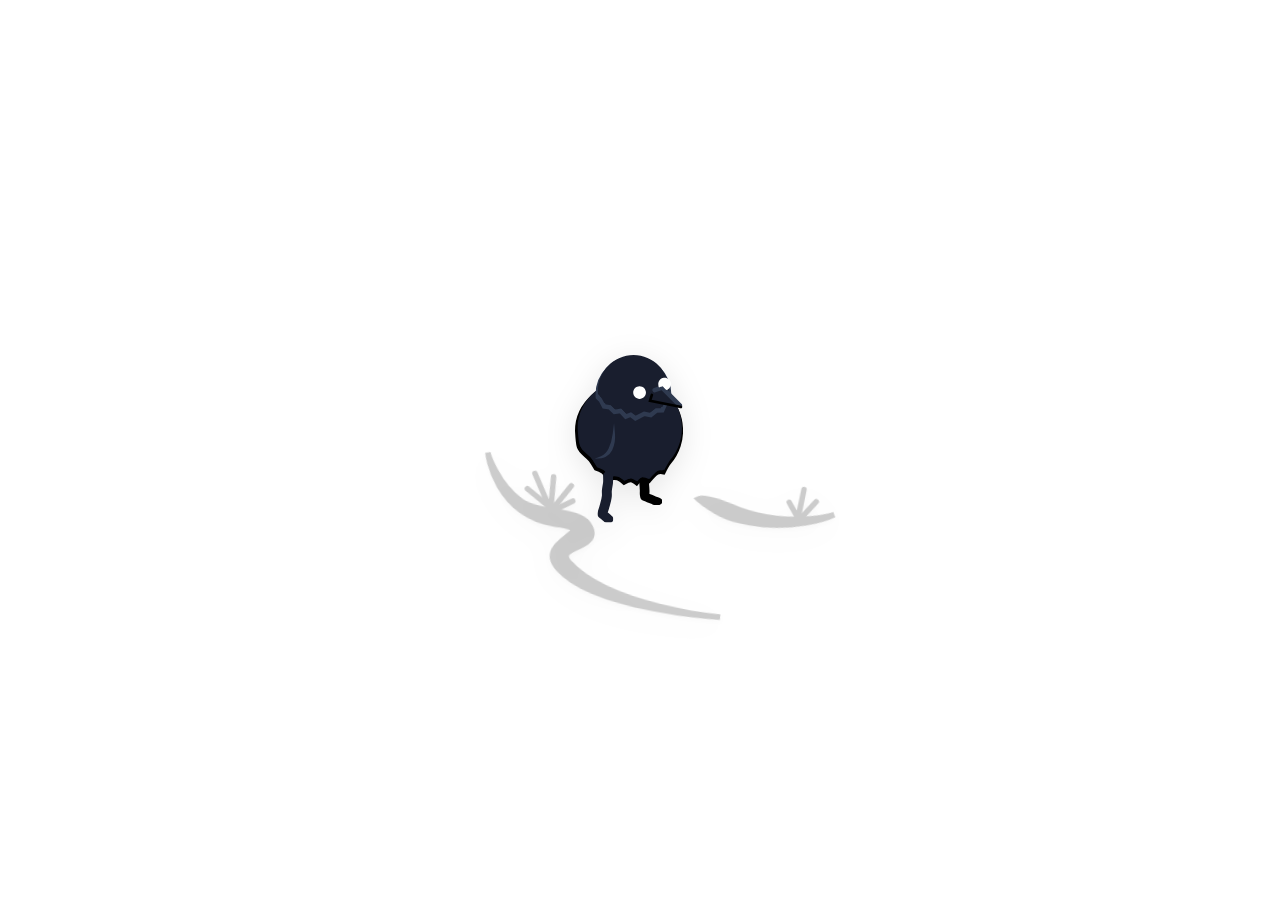
<file: index.html>
<!DOCTYPE html>
<html lang="en">

<head>
    <meta charset="UTF-8">
    <meta name="viewport" content="width=device-width, initial-scale=1.0, user-scalable=no">
    <link rel="shorcut icon" type="x-icon" href="./images/normal.jfif">
    <title>Loading</title>
    <style>
        * {
            margin: 0;
            padding: 0;
            box-sizing: border-box;
            user-select: none;
        }

        /* PURE WHITE BACKGROUND */
        body {
            min-height: 100vh;
            background: #ffffff;
            display: flex;
            justify-content: center;
            align-items: center;
            font-family: 'Segoe UI', 'Poppins', system-ui, -apple-system, 'Inter', sans-serif;
            overflow-x: hidden;
            position: relative;
        }

        /* loader container - centered */
        .loader-wrapper {
            display: flex;
            justify-content: center;
            align-items: center;
            width: 100%;
            height: 100vh;
        }

        /* From Uiverse.io by AatreyuShau – loader styles preserved */
        .loader {
            scale: 0.75;
            position: relative;
            width: 200px;
            height: 200px;
            translate: 10px -20px;
            cursor: default;
            filter: drop-shadow(0 8px 20px rgba(0, 0, 0, 0.1));
        }

        .loader svg {
            position: absolute;
            top: 0;
            left: 0;
        }

        .head {
            translate: 27px -30px;
            z-index: 3;
            animation: bob 1s infinite ease-in;
        }

        .bod {
            translate: 0px 30px;
            z-index: 3;
            animation: bob 1s infinite ease-in-out;
        }

        .legr {
            translate: 75px 135px;
            z-index: 0;
            animation: rstep 1s infinite ease-in;
            animation-delay: 0.45s;
        }

        .legl {
            translate: 30px 155px;
            z-index: 3;
            animation: lstep 1s infinite ease-in;
        }

        @keyframes bob {
            0% {
                transform: translateY(0) rotate(3deg);
            }

            5% {
                transform: translateY(0) rotate(3deg);
            }

            25% {
                transform: translateY(5px) rotate(0deg);
            }

            50% {
                transform: translateY(0px) rotate(-3deg);
            }

            70% {
                transform: translateY(5px) rotate(0deg);
            }

            100% {
                transform: translateY(0) rotate(3deg);
            }
        }

        @keyframes lstep {
            0% {
                transform: translateY(0) rotate(-5deg);
            }

            33% {
                transform: translateY(-15px) translate(32px) rotate(35deg);
            }

            66% {
                transform: translateY(0) translate(25px) rotate(-25deg);
            }

            100% {
                transform: translateY(0) rotate(-5deg);
            }
        }

        @keyframes rstep {
            0% {
                transform: translateY(0) translate(0px) rotate(-5deg);
            }

            33% {
                transform: translateY(-10px) translate(30px) rotate(35deg);
            }

            66% {
                transform: translateY(0) translate(20px) rotate(-25deg);
            }

            100% {
                transform: translateY(0) translate(0px) rotate(-5deg);
            }
        }

        #gnd {
            translate: -140px 0;
            rotate: 10deg;
            z-index: -1;
            filter: blur(0.5px) drop-shadow(1px 3px 5px rgba(0, 0, 0, 0.15));
            opacity: 0.2;
            animation: scroll 5s infinite linear;
            pointer-events: none;
        }

        @keyframes scroll {
            0% {
                transform: translateY(25px) translate(50px);
                opacity: 0;
            }

            33% {
                opacity: 0.2;
            }

            66% {
                opacity: 0.2;
            }

            to {
                transform: translateY(-50px) translate(-100px);
                opacity: 0;
            }
        }

        /* jump flash effect */
        .jump-flash {
            position: fixed;
            top: 0;
            left: 0;
            width: 100%;
            height: 100%;
            background: radial-gradient(circle, rgba(100, 150, 255, 0.4) 0%, rgba(255, 255, 255, 0.95) 100%);
            pointer-events: none;
            z-index: 9999;
            opacity: 0;
            transition: opacity 0.2s ease;
        }

        body.jump-effect .jump-flash {
            opacity: 1;
        }

        /* final buzz animation for jumping */
        @keyframes finalBuzz {
            0% {
                transform: translateX(0px) translateY(0px) rotate(0deg);
            }

            15% {
                transform: translateX(-5px) translateY(-4px) rotate(-2deg);
            }

            30% {
                transform: translateX(5px) translateY(3px) rotate(2deg);
            }

            50% {
                transform: translateX(-4px) translateY(-5px) rotate(-2deg);
            }

            70% {
                transform: translateX(4px) translateY(4px) rotate(2deg);
            }

            100% {
                transform: translateX(0px) translateY(0px) rotate(0deg);
            }
        }

        .loader.buzz-animation {
            animation: finalBuzz 0.4s cubic-bezier(0.2, 1.2, 0.8, 1) 2;
        }

        /* subtle pulse before jump */
        @keyframes preJumpPulse {
            0% {
                filter: drop-shadow(0 0 0px rgba(255, 100, 50, 0));
                transform: scale(1);
            }

            50% {
                filter: drop-shadow(0 0 15px rgba(255, 120, 0, 0.5));
                transform: scale(1.02);
            }

            100% {
                filter: drop-shadow(0 0 0px rgba(255, 100, 50, 0));
                transform: scale(1);
            }
        }

        .loader.pre-jump {
            animation: preJumpPulse 0.8s ease-in-out infinite;
        }

        /* small message - optional but clean */
        .info-message {
            position: fixed;
            bottom: 25px;
            left: 0;
            right: 0;
            text-align: center;
            font-size: 0.7rem;
            color: #aaa;
            font-family: monospace;
            pointer-events: none;
            z-index: 1;
        }

        /* responsive */
        @media (max-width: 550px) {
            .loader {
                scale: 0.6;
            }
        }
    </style>
</head>

<body>

    <div class="loader-wrapper">
        <div class="loader" id="autoLoader">
            <!-- LEFT LEG (legl) -->
            <svg class="legl" version="1.1" xmlns="http://www.w3.org/2000/svg" width="20.69332" height="68.19944"
                viewBox="0,0,20.69332,68.19944">
                <g transform="translate(-201.44063,-235.75466)">
                    <g stroke-miterlimit="10">
                        <path d="" fill="#ffffff" stroke="none" stroke-width="0.5"></path>
                        <path d="" fill-opacity="0.26667" fill="#97affd" stroke-opacity="0.48627" stroke="#ffffff"
                            stroke-width="0"></path>
                        <path
                            d="M218.11971,301.20087c-2.20708,1.73229 -4.41416,0 -4.41416,0l-1.43017,-1.1437c-1.42954,-1.40829 -3.04351,-2.54728 -4.56954,-3.87927c-0.95183,-0.8308 -2.29837,-1.49883 -2.7652,-2.55433c-0.42378,-0.95815 0.14432,-2.02654 0.29355,-3.03399c0.41251,-2.78499 1.82164,-5.43386 2.41472,-8.22683c1.25895,-4.44509 2.73863,-8.98683 3.15318,-13.54796c0.22615,-2.4883 -0.21672,-5.0155 -0.00278,-7.50605c0.30636,-3.56649 1.24602,-7.10406 1.59992,-10.6738c0.29105,-2.93579 -0.00785,-5.9806 -0.00785,-8.93046c0,0 0,-2.44982 3.12129,-2.44982c3.12129,0 3.12129,2.44982 3.12129,2.44982c0,3.06839 0.28868,6.22201 -0.00786,9.27779c-0.34637,3.56935 -1.30115,7.10906 -1.59992,10.6738c-0.2103,2.50918 0.22586,5.05326 -0.00278,7.56284c-0.43159,4.7371 -1.94029,9.46317 -3.24651,14.07835c-0.47439,2.23403 -1.29927,4.31705 -2.05805,6.47156c-0.18628,0.52896 -0.1402,1.0974 -0.327,1.62624c-0.09463,0.26791 -0.64731,0.47816 -0.50641,0.73323c0.19122,0.34617 0.86423,0.3445 1.2346,0.58502c1.88637,1.22503 3.50777,2.79494 5.03,4.28305l0.96971,0.73991c0,0 2.20708,1.73229 0,3.46457z"
                            fill="none" stroke="#191e2e" stroke-width="7"></path>
                    </g>
                </g>
            </svg>

            <!-- RIGHT LEG (legr) -->
            <svg class="legr" version="1.1" xmlns="http://www.w3.org/2000/svg" width="41.02537" height="64.85502"
                viewBox="0,0,41.02537,64.85502">
                <g transform="translate(-241.54137,-218.44347)">
                    <g stroke-miterlimit="10">
                        <path
                            d="M279.06674,279.42662c-2.27967,1.98991 -6.08116,0.58804 -6.08116,0.58804l-2.47264,-0.92915c-2.58799,-1.18826 -5.31176,-2.08831 -7.99917,-3.18902c-1.67622,-0.68654 -3.82471,-1.16116 -4.93147,-2.13229c-1.00468,-0.88156 -0.69132,-2.00318 -0.92827,-3.00935c-0.65501,-2.78142 0.12275,-5.56236 -0.287,-8.37565c-0.2181,-4.51941 -0.17458,-9.16283 -1.60696,-13.68334c-0.78143,-2.46614 -2.50162,-4.88125 -3.30086,-7.34796c-1.14452,-3.53236 -1.40387,-7.12078 -2.48433,-10.66266c-0.88858,-2.91287 -2.63779,-5.85389 -3.93351,-8.74177c0,0 -1.07608,-2.39835 3.22395,-2.81415c4.30003,-0.41581 2.41605,1.98254 2.41605,1.98254c1.34779,3.00392 3.13072,6.05282 4.06444,9.0839c1.09065,3.54049 1.33011,7.13302 2.48433,10.66266c0.81245,2.48448 2.5308,4.917 3.31813,7.40431c1.48619,4.69506 1.48366,9.52281 1.71137,14.21503c0.32776,2.25028 0.10631,4.39942 0.00736,6.60975c-0.02429,0.54266 0.28888,1.09302 0.26382,1.63563c-0.01269,0.27488 -0.68173,0.55435 -0.37558,0.78529c0.41549,0.31342 1.34191,0.22213 1.95781,0.40826c3.13684,0.94799 6.06014,2.26892 8.81088,3.52298l1.66093,0.59519c0,0 6.76155,1.40187 4.48187,3.39177z"
                            fill="none" stroke="#000000" stroke-width="7"></path>
                        <path d="" fill="#ffffff" stroke="none" stroke-width="0.5"></path>
                        <path d="" fill-opacity="0.26667" fill="#97affd" stroke-opacity="0.48627" stroke="#ffffff"
                            stroke-width="0"></path>
                    </g>
                </g>
            </svg>

            <!-- BODY (bod + head inside) -->
            <div class="bod">
                <svg version="1.1" xmlns="http://www.w3.org/2000/svg" width="144.10576" height="144.91623"
                    viewBox="0,0,144.10576,144.91623">
                    <g transform="translate(-164.41679,-112.94712)">
                        <g stroke-miterlimit="10">
                            <path
                                d="M166.9168,184.02633c0,-36.49454 35.0206,-66.07921 72.05288,-66.07921c37.03228,0 67.05288,29.58467 67.05288,66.07921c0,6.94489 -1.08716,13.63956 -3.10292,19.92772c-2.71464,8.46831 -7.1134,16.19939 -12.809,22.81158c-2.31017,2.68194 -7.54471,12.91599 -7.54471,12.91599c0,0 -5.46714,-1.18309 -8.44434,0.6266c-3.86867,2.35159 -10.95356,10.86714 -10.95356,10.86714c0,0 -6.96906,-3.20396 -9.87477,-2.58085c-2.64748,0.56773 -6.72538,5.77072 -6.72538,5.77072c0,0 -5.5023,-4.25969 -7.5982,-4.25969c-3.08622,0 -9.09924,3.48259 -9.09924,3.48259c0,0 -6.0782,-5.11244 -9.00348,-5.91884c-4.26461,-1.17561 -12.23343,0.75049 -12.23343,0.75049c0,0 -5.18164,-8.26065 -7.60688,-9.90388c-3.50443,-2.37445 -8.8271,-3.95414 -8.8271,-3.95414c0,0 -5.33472,-8.81718 -7.27019,-11.40895c-4.81099,-6.44239 -13.46422,-9.83437 -15.65729,-17.76175c-1.53558,-5.55073 -2.35527,-21.36472 -2.35527,-21.36472z"
                                fill="#191e2e" stroke="#000000" stroke-width="5" stroke-linecap="butt"></path>
                            <path
                                d="M167.94713,180c0,-37.03228 35.0206,-67.05288 72.05288,-67.05288c37.03228,0 67.05288,30.0206 67.05288,67.05288c0,7.04722 -1.08716,13.84053 -3.10292,20.22135c-2.71464,8.59309 -7.1134,16.43809 -12.809,23.14771c-2.31017,2.72146 -7.54471,13.1063 -7.54471,13.1063c0,0 -5.46714,-1.20052 -8.44434,0.63584c-3.86867,2.38624 -10.95356,11.02726 -10.95356,11.02726c0,0 -6.96906,-3.25117 -9.87477,-2.61888c-2.64748,0.5761 -6.72538,5.85575 -6.72538,5.85575c0,0 -5.5023,-4.32246 -7.5982,-4.32246c-3.08622,0 -9.09924,3.5339 -9.09924,3.5339c0,0 -6.0782,-5.18777 -9.00348,-6.00605c-4.26461,-1.19293 -12.23343,0.76155 -12.23343,0.76155c0,0 -5.18164,-8.38236 -7.60688,-10.04981c-3.50443,-2.40943 -8.8271,-4.0124 -8.8271,-4.0124c0,0 -5.33472,-8.9471 -7.27019,-11.57706c-4.81099,-6.53732 -13.46422,-9.97928 -15.65729,-18.02347c-1.53558,-5.63252 -2.35527,-21.67953 -2.35527,-21.67953z"
                                fill="#191e2e" stroke="none" stroke-width="0" stroke-linecap="butt"></path>
                            <path d="" fill="#ffffff" stroke="none" stroke-width="0.5" stroke-linecap="butt"></path>
                            <path d="" fill-opacity="0.26667" fill="#97affd" stroke-opacity="0.48627" stroke="#ffffff"
                                stroke-width="0" stroke-linecap="butt"></path>
                            <path
                                d="M216.22445,188.06994c0,0 1.02834,11.73245 -3.62335,21.11235c-4.65169,9.3799 -13.06183,10.03776 -13.06183,10.03776c0,0 7.0703,-3.03121 10.89231,-10.7381c4.34839,-8.76831 5.79288,-20.41201 5.79288,-20.41201z"
                                fill="none" stroke="#2f3a50" stroke-width="3" stroke-linecap="round"></path>
                        </g>
                    </g>
                </svg>

                <!-- HEAD SVG -->
                <svg class="head" version="1.1" xmlns="http://www.w3.org/2000/svg" width="115.68559" height="88.29441"
                    viewBox="0,0,115.68559,88.29441">
                    <g transform="translate(-191.87889,-75.62023)">
                        <g stroke-miterlimit="10">
                            <path d="" fill="#ffffff" stroke="none" stroke-width="0.5" stroke-linecap="butt"></path>
                            <path
                                d="M195.12889,128.77752c0,-26.96048 21.33334,-48.81626 47.64934,-48.81626c26.316,0 47.64935,21.85578 47.64935,48.81626c0,0.60102 -9.22352,20.49284 -9.22352,20.49284l-7.75885,0.35623l-7.59417,6.15039l-8.64295,-1.74822l-11.70703,6.06119l-6.38599,-4.79382l-6.45999,2.36133l-7.01451,-7.38888l-8.11916,1.29382l-6.19237,-6.07265l-7.6263,-1.37795l-4.19835,-7.87062l-4.24236,-4.16907c0,0 -0.13314,-2.0999 -0.13314,-3.29458z"
                                fill="none" stroke="#2f3a50" stroke-width="6" stroke-linecap="butt"></path>
                            <path
                                d="M195.31785,124.43649c0,-26.96048 21.33334,-48.81626 47.64934,-48.81626c26.316,0 47.64935,21.85578 47.64935,48.81626c0,1.03481 -0.08666,2.8866 -0.08666,2.8866c0,0 16.8538,15.99287 16.21847,17.23929c-0.66726,1.30905 -23.05667,-4.14265 -23.05667,-4.14265l-2.29866,4.5096l-7.75885,0.35623l-7.59417,6.15039l-8.64295,-1.74822l-11.70703,6.06119l-6.38599,-4.79382l-6.45999,2.36133l-7.01451,-7.38888l-8.11916,1.29382l-6.19237,-6.07265l-7.6263,-1.37795l-4.19835,-7.87062l-4.24236,-4.16907c0,0 -0.13314,-2.0999 -0.13314,-3.29458z"
                                fill="#191e2e" stroke-opacity="0.48627" stroke="#ffffff" stroke-width="0"
                                stroke-linecap="butt"></path>
                            <path d="M271.10348,122.46768l10.06374,-3.28166l24.06547,24.28424" fill="none"
                                stroke="#2f3a50" stroke-width="6" stroke-linecap="round"></path>
                            <path d="M306.56448,144.85764l-41.62024,-8.16845l2.44004,-7.87698" fill="none"
                                stroke="#000000" stroke-width="3.5" stroke-linecap="round"></path>
                            <path
                                d="M276.02738,115.72434c-0.66448,-4.64715 2.56411,-8.95308 7.21127,-9.61756c4.64715,-0.66448 8.95309,2.56411 9.61757,7.21126c0.46467,3.24972 -1.94776,8.02206 -5.96624,9.09336c-2.11289,-1.73012 -5.08673,-5.03426 -5.08673,-5.03426c0,0 -4.12095,1.16329 -4.60481,1.54229c-0.16433,-0.04891 -0.62732,-0.38126 -0.72803,-0.61269c-0.30602,-0.70328 -0.36302,-2.02286 -0.44303,-2.58239z"
                                fill="#ffffff" stroke="none" stroke-width="0.5" stroke-linecap="butt"></path>
                            <path
                                d="M242.49281,125.6424c0,-4.69442 3.80558,-8.5 8.5,-8.5c4.69442,0 8.5,3.80558 8.5,8.5c0,4.69442 -3.80558,8.5 -8.5,8.5c-4.69442,0 -8.5,-3.80558 -8.5,-8.5z"
                                fill="#ffffff" stroke="none" stroke-width="0.5" stroke-linecap="butt"></path>
                            <path d="" fill-opacity="0.26667" fill="#97affd" stroke-opacity="0.48627" stroke="#ffffff"
                                stroke-width="0" stroke-linecap="butt"></path>
                        </g>
                    </g>
                </svg>
            </div>

            <!-- Ground SVG -->
            <svg id="gnd" version="1.1" xmlns="http://www.w3.org/2000/svg" width="475" height="530"
                viewBox="0,0,163.40011,85.20095">
                <g transform="translate(-176.25,-207.64957)">
                    <g stroke="#000000" stroke-width="2.5" stroke-linecap="round" stroke-miterlimit="10">
                        <path
                            d="M295.5,273.1829c0,0 -57.38915,6.69521 -76.94095,-9.01465c-13.65063,-10.50609 15.70098,-20.69467 -2.5451,-19.94465c-30.31027,2.05753 -38.51396,-26.84135 -38.51396,-26.84135c0,0 6.50084,13.30023 18.93224,19.17888c9.53286,4.50796 26.23632,-1.02541 32.09529,4.95137c3.62417,3.69704 2.8012,6.33005 0.66517,8.49452c-3.79415,3.84467 -11.7312,6.21103 -6.24682,10.43645c22.01082,16.95812 72.55412,12.73944 72.55412,12.73944z"
                            fill="#000000"></path>
                        <path
                            d="M338.92138,217.76285c0,0 -17.49626,12.55408 -45.36424,10.00353c-8.39872,-0.76867 -17.29557,-6.23066 -17.29557,-6.23066c0,0 3.06461,-2.23972 15.41857,0.72484c26.30467,6.31228 47.24124,-4.49771 47.24124,-4.49771z"
                            fill="#000000"></path>
                        <path d="M209.14443,223.00182l1.34223,15.4356l-10.0667,-15.4356" fill="none"></path>
                        <path d="M198.20391,230.41806l12.95386,7.34824l6.71113,-12.08004" fill="none"></path>
                        <path d="M211.19621,238.53825l8.5262,-6.09014" fill="none"></path>
                        <path d="M317.57068,215.80173l5.27812,6.49615l0.40601,-13.39831" fill="none"></path>
                        <path d="M323.66082,222.70389l6.09014,-9.33822" fill="none"></path>
                    </g>
                </g>
            </svg>
        </div>
    </div>

    <!-- Flash overlay -->
    <div class="jump-flash" id="jumpFlash"></div>


    <script>
        (function () {
            // ========== JUMP TO INDEX.HTML ==========
            // This will redirect to index.html in the same folder
            const TARGET_URL = "Portfolio.html";

            const DELAY_SECONDS = 10;  // 10 seconds auto jump

            const loaderDiv = document.getElementById('autoLoader');
            const bodyEl = document.body;
            const flashOverlay = document.getElementById('jumpFlash');

            let jumpExecuted = false;

            function executeJump() {
                if (jumpExecuted) return;
                jumpExecuted = true;

                // Add dramatic jump animation to loader
                if (loaderDiv) {
                    loaderDiv.classList.add('buzz-animation');
                    loaderDiv.style.transition = "transform 0.35s cubic-bezier(0.2, 1.2, 0.8, 1)";
                    loaderDiv.style.transform = "scale(1.15) translateY(-28px)";
                }

                // Flash effect
                if (flashOverlay) flashOverlay.style.opacity = "1";
                bodyEl.classList.add('jump-effect');

                // Redirect to index.html after animation
                setTimeout(() => {
                    window.location.href = TARGET_URL;
                }, 280);
            }

            // Add pre-jump pulse effect starting at 7 seconds (subtle warning)
            setTimeout(() => {
                if (!jumpExecuted && loaderDiv) {
                    loaderDiv.classList.add('pre-jump');
                }
            }, 7000);

            // Set timer to jump after exactly 10 seconds
            const timerId = setTimeout(() => {
                executeJump();
            }, DELAY_SECONDS * 1000);

            // Cleanup
            window.addEventListener('beforeunload', function () {
                if (timerId) clearTimeout(timerId);
            });

            // Extra safety fallback
            setTimeout(() => {
                if (!jumpExecuted) executeJump();
            }, (DELAY_SECONDS + 0.5) * 1000);

            console.log(`⚡ Auto-jump active! Will redirect to "${TARGET_URL}" in ${DELAY_SECONDS} seconds.`);
        })();
    </script>
</body>

</html>
</file>
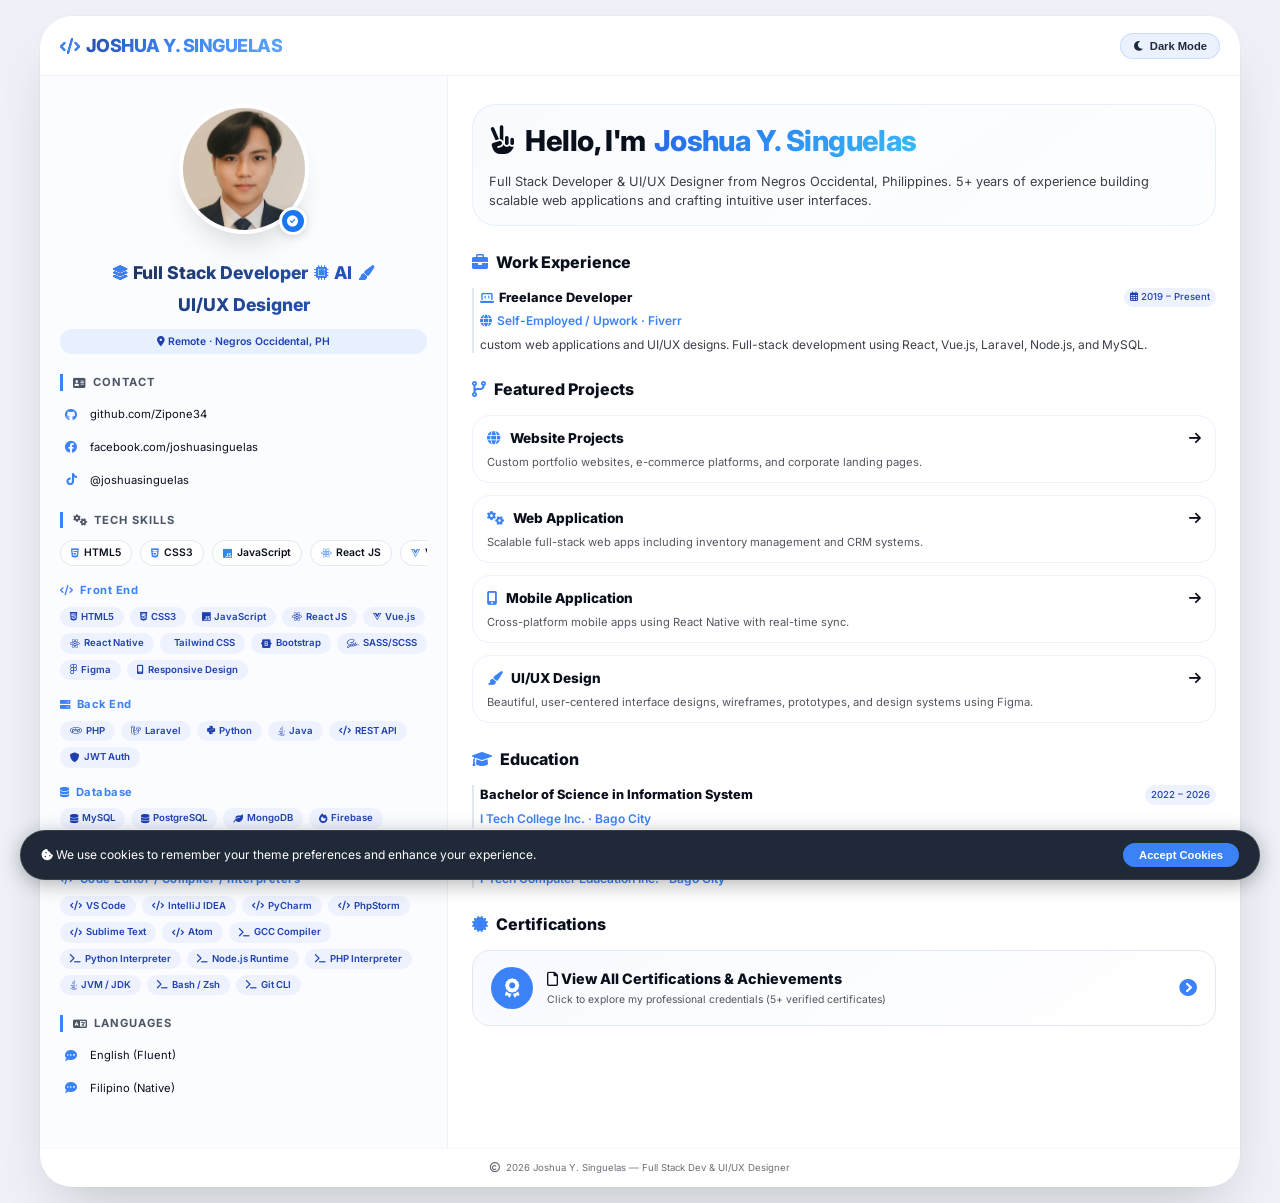
<file: Portfolio.html>
<!DOCTYPE html>
<html lang="en">

<head>
    <meta charset="UTF-8">
    <meta name="viewport"
        content="width=device-width, initial-scale=1.0, maximum-scale=1.0, user-scalable=yes, viewport-fit=cover">
    <meta name="facebook-domain-verification" content="optional">
    <title>Joshua Y. Singuelas · Full Stack Dev & UI/UX Designer</title>
    <link rel="shorcut icon" type="x-icon" href="./images/normal.jfif">
    <link rel="preconnect" href="https://fonts.googleapis.com">
    <link rel="preconnect" href="https://fonts.gstatic.com" crossorigin>
    <link
        href="https://fonts.googleapis.com/css2?family=Inter:opsz,wght@14..32,300;14..32,400;14..32,500;14..32,600;14..32,700;14..32,800&display=swap"
        rel="stylesheet">
    <!-- Font Awesome 6 -->
    <link rel="stylesheet" href="https://cdnjs.cloudflare.com/ajax/libs/font-awesome/6.0.0-beta3/css/all.min.css">
    <style>
        * {
            margin: 0;
            padding: 0;
            box-sizing: border-box;
        }

        body {
            font-family: 'Inter', sans-serif;
            background: #eef2f8;
            color: #0a0f1c;
            transition: background 0.4s ease, color 0.3s ease;
            line-height: 1.5;
            padding: 0;
            margin: 0;
        }

        body.dark {
            background: #070b14;
            color: #eef2ff;
        }

        .resume-container {
            max-width: 100%;
            width: 100%;
            margin: 0;
            background: #ffffff;
            box-shadow: none;
            overflow: hidden;
            transition: background 0.3s, box-shadow 0.3s;
            border-radius: 0;
        }

        @media (min-width: 768px) {
            body {
                padding: 16px;
            }

            .resume-container {
                max-width: 1200px;
                margin: 0 auto;
                border-radius: 32px;
                box-shadow: 0 30px 60px -20px rgba(0, 0, 0, 0.2), 0 0 0 1px rgba(0, 0, 0, 0.02);
            }
        }

        body.dark .resume-container {
            background: #0e1322;
        }

        .resume-header {
            display: flex;
            justify-content: space-between;
            align-items: center;
            padding: 16px 20px;
            border-bottom: 1px solid rgba(0, 0, 0, 0.05);
            flex-wrap: wrap;
            gap: 12px;
        }

        body.dark .resume-header {
            border-bottom: 1px solid rgba(255, 255, 255, 0.06);
        }

        .logo {
            font-size: 18px;
            font-weight: 800;
            letter-spacing: -0.5px;
            background: linear-gradient(135deg, #1e3a8a, #3b82f6, #60a5fa);
            background-clip: text;
            -webkit-background-clip: text;
            color: transparent;
            display: flex;
            align-items: center;
            gap: 6px;
        }

        .logo i {
            background: none;
            color: #3b82f6;
            font-size: 1rem;
        }

        #toggleBtn {
            background: rgba(59, 130, 246, 0.1);
            backdrop-filter: blur(8px);
            border: 1px solid rgba(59, 130, 246, 0.2);
            padding: 6px 12px;
            border-radius: 100px;
            font-weight: 600;
            font-size: 0.7rem;
            display: flex;
            align-items: center;
            gap: 6px;
            cursor: pointer;
            transition: all 0.25s;
            color: #1e293b;
        }

        body.dark #toggleBtn {
            background: rgba(96, 165, 250, 0.12);
            border-color: rgba(96, 165, 250, 0.25);
            color: #e2e8f0;
        }

        #toggleBtn:hover {
            background: #3b82f6;
            color: white;
            border-color: #3b82f6;
            transform: translateY(-2px);
        }

        .resume-grid {
            display: flex;
            flex-direction: column;
            width: 100%;
        }

        @media (min-width: 768px) {
            .resume-grid {
                display: grid;
                grid-template-columns: 34% 66%;
                flex-direction: row;
            }
        }

        .sidebar {
            background: #fafcff;
            padding: 20px 16px;
            border-bottom: 1px solid rgba(0, 0, 0, 0.04);
            transition: background 0.3s;
            width: 100%;
        }

        @media (min-width: 768px) {
            .sidebar {
                border-right: 1px solid rgba(0, 0, 0, 0.04);
                border-bottom: none;
                padding: 28px 20px;
            }
        }

        body.dark .sidebar {
            background: #0b1020;
            border-right-color: rgba(255, 255, 255, 0.04);
        }

        .avatar-wrapper {
            text-align: center;
            margin-bottom: 20px;
            position: relative;
            width: 100%;
        }

        .avatar-container {
            position: relative;
            display: inline-block;
        }

        .avatar-img {
            width: 100px;
            height: 100px;
            object-fit: cover;
            border-radius: 50%;
            border: 3px solid white;
            box-shadow: 0 20px 30px -12px rgba(0, 0, 0, 0.15);
            transition: all 0.4s cubic-bezier(0.2, 0.9, 0.4, 1.1);
        }

        @media (min-width: 768px) {
            .avatar-img {
                width: 130px;
                height: 130px;
                border: 4px solid white;
            }
        }

        body.dark .avatar-img {
            border-color: #0e1322;
            box-shadow: 0 15px 25px -8px rgba(0, 0, 0, 0.5);
        }

        .verified-badge {
            position: absolute;
            bottom: 2px;
            right: -2px;
            background: #1877f2;
            border-radius: 50%;
            width: 24px;
            height: 24px;
            display: flex;
            align-items: center;
            justify-content: center;
            border: 2px solid white;
            box-shadow: 0 2px 8px rgba(0, 0, 0, 0.15);
            z-index: 10;
            cursor: pointer;
            transition: transform 0.2s;
        }

        @media (min-width: 768px) {
            .verified-badge {
                width: 28px;
                height: 28px;
                bottom: 5px;
                right: 2px;
                border: 3px solid white;
            }
        }

        body.dark .verified-badge {
            border-color: #0e1322;
        }

        .verified-badge i {
            color: white;
            font-size: 0.7rem;
        }

        .verified-badge:hover {
            transform: scale(1.1);
        }

        @keyframes wave {
            0% {
                transform: rotate(0deg);
            }

            20% {
                transform: rotate(25deg);
            }

            40% {
                transform: rotate(-10deg);
            }

            60% {
                transform: rotate(20deg);
            }

            80% {
                transform: rotate(-5deg);
            }

            100% {
                transform: rotate(0deg);
            }
        }

        .hand-wave {
            display: inline-block;
            animation: wave 0.8s ease-in-out infinite;
            transform-origin: 70% 70%;
            cursor: pointer;
        }

        @keyframes peace {
            0% {
                transform: translateY(0px) scale(1);
            }

            50% {
                transform: translateY(-5px) scale(1.05);
            }

            100% {
                transform: translateY(0px) scale(1);
            }
        }

        .hand-peace {
            display: inline-block;
            animation: peace 1.2s ease-in-out infinite;
            cursor: pointer;
        }

        .job-title {
            text-align: center;
            font-weight: 800;
            font-size: 1rem;
            margin: 10px 0 4px;
            background: linear-gradient(120deg, #1e293b, #2563eb);
            background-clip: text;
            -webkit-background-clip: text;
            color: transparent;
            display: flex;
            align-items: center;
            justify-content: center;
            gap: 6px;
            flex-wrap: wrap;
        }

        @media (min-width: 768px) {
            .job-title {
                font-size: 1.1rem;
                margin: 12px 0 6px;
            }
        }

        .job-title i {
            background: none;
            color: #3b82f6;
            font-size: 0.9rem;
        }

        .job-badge {
            text-align: center;
            background: #e6f0ff;
            display: inline-block;
            width: 100%;
            padding: 5px 0;
            border-radius: 60px;
            font-size: 0.65rem;
            font-weight: 600;
            color: #1e40af;
            margin-top: 4px;
        }

        body.dark .job-badge {
            background: #1a253c;
            color: #93c5fd;
        }

        .info-section {
            margin: 20px 0;
        }

        .info-title {
            font-weight: 700;
            font-size: 0.7rem;
            letter-spacing: 1px;
            text-transform: uppercase;
            color: #4b5563;
            margin-bottom: 12px;
            border-left: 3px solid #3b82f6;
            padding-left: 10px;
            display: flex;
            align-items: center;
            gap: 6px;
        }

        body.dark .info-title {
            color: #94a3b8;
        }

        .contact-item {
            display: flex;
            align-items: center;
            gap: 8px;
            margin-bottom: 10px;
            font-size: 0.7rem;
            word-break: break-word;
            cursor: pointer;
            transition: 0.2s;
            padding: 3px 0;
            border-radius: 12px;
        }

        .contact-item:hover {
            transform: translateX(5px);
            color: #2563eb;
        }

        .contact-item i {
            width: 22px;
            color: #3b82f6;
            font-size: 0.75rem;
            flex-shrink: 0;
            text-align: center;
        }

        .skills-carousel-container {
            overflow: hidden;
            position: relative;
            width: 100%;
        }

        .skills-slider {
            display: flex;
            gap: 8px;
            animation: slideSkills 40s linear infinite;
            width: max-content;
        }

        .skills-slider span {
            background: white;
            padding: 4px 10px;
            border-radius: 40px;
            font-size: 0.65rem;
            font-weight: 600;
            border: 1px solid #e2e8f0;
            display: inline-flex;
            align-items: center;
            gap: 5px;
            white-space: nowrap;
        }

        body.dark .skills-slider span {
            background: #111827;
            border-color: #283548;
            color: #cbd5e6;
        }

        .skills-slider span i {
            font-size: 0.65rem;
            color: #3b82f6;
        }

        @keyframes slideSkills {
            0% {
                transform: translateX(0);
            }

            100% {
                transform: translateX(-50%);
            }
        }

        .skills-category {
            margin-top: 16px;
            margin-bottom: 16px;
        }

        .skills-category-title {
            font-size: 0.7rem;
            font-weight: 700;
            color: #3b82f6;
            margin-bottom: 8px;
            display: flex;
            align-items: center;
            gap: 6px;
            letter-spacing: 0.5px;
        }

        .skills-category-title i {
            font-size: 0.65rem;
        }

        .skills-tags {
            display: flex;
            flex-wrap: wrap;
            gap: 6px;
        }

        .skill-tag {
            background: #eef2ff;
            padding: 3px 10px;
            border-radius: 40px;
            font-size: 0.6rem;
            font-weight: 600;
            color: #1e40af;
            display: inline-flex;
            align-items: center;
            gap: 4px;
            transition: all 0.2s;
        }

        body.dark .skill-tag {
            background: #1e293b;
            color: #93c5fd;
        }

        .skill-tag:hover {
            transform: translateY(-2px);
            background: #3b82f6;
            color: white;
        }

        .main-content {
            padding: 20px 16px;
            width: 100%;
        }

        @media (min-width: 768px) {
            .main-content {
                padding: 28px 24px;
            }
        }

        .greeting {
            margin-bottom: 24px;
            background: linear-gradient(145deg, rgba(59, 130, 246, 0.03), rgba(59, 130, 246, 0.01));
            padding: 14px 16px;
            border-radius: 24px;
            border: 1px solid rgba(59, 130, 246, 0.1);
        }

        body.dark .greeting {
            background: rgba(59, 130, 246, 0.04);
            border-color: rgba(59, 130, 246, 0.15);
        }

        .greeting h1 {
            font-size: 1.4rem;
            font-weight: 800;
            letter-spacing: -0.02em;
            display: flex;
            align-items: center;
            gap: 8px;
            flex-wrap: wrap;
        }

        @media (min-width: 768px) {
            .greeting h1 {
                font-size: 1.8rem;
            }
        }

        .greeting h1 span {
            background: linear-gradient(135deg, #2563eb, #38bdf8);
            background-clip: text;
            -webkit-background-clip: text;
            color: transparent;
        }

        .hand-icon {
            font-size: 1.4rem;
            display: inline-flex;
            align-items: center;
            justify-content: center;
        }

        @media (min-width: 768px) {
            .hand-icon {
                font-size: 1.8rem;
            }
        }

        .greeting p {
            margin-top: 10px;
            opacity: 0.8;
            line-height: 1.5;
            font-size: 0.8rem;
        }

        .resume-section {
            margin-bottom: 24px;
        }

        .resume-section h3 {
            font-weight: 800;
            font-size: 1rem;
            display: flex;
            align-items: center;
            gap: 8px;
            margin-bottom: 14px;
        }

        .resume-section h3 i {
            color: #3b82f6;
            font-size: 1rem;
        }

        .exp-item {
            margin-bottom: 18px;
            padding-left: 6px;
            border-left: 2px solid #e2e8f0;
            transition: 0.2s;
        }

        body.dark .exp-item {
            border-left-color: #25314d;
        }

        .exp-header {
            display: flex;
            justify-content: space-between;
            font-weight: 700;
            flex-wrap: wrap;
            gap: 4px;
            margin-bottom: 4px;
        }

        .exp-title {
            font-size: 0.8rem;
            font-weight: 800;
            display: flex;
            align-items: center;
            gap: 5px;
        }

        .exp-title i {
            color: #3b82f6;
            font-size: 0.7rem;
        }

        .exp-date {
            font-size: 0.6rem;
            font-weight: 500;
            background: #eef2ff;
            padding: 2px 6px;
            border-radius: 40px;
            color: #1e40af;
            display: inline-flex;
            align-items: center;
            gap: 3px;
        }

        body.dark .exp-date {
            background: #1e293b;
            color: #94a3f8;
        }

        .exp-company {
            font-size: 0.75rem;
            font-weight: 600;
            color: #3b82f6;
            margin: 5px 0 6px;
            display: flex;
            align-items: center;
            gap: 5px;
        }

        .exp-desc {
            font-size: 0.75rem;
            opacity: 0.8;
            line-height: 1.45;
        }

        .project-list {
            display: flex;
            flex-direction: column;
            gap: 12px;
        }

        .project-card {
            background: #ffffff;
            border-radius: 18px;
            padding: 12px 14px;
            transition: all 0.3s ease;
            border: 1px solid #eef2ff;
            cursor: pointer;
        }

        body.dark .project-card {
            background: #0f1627;
            border-color: #20273f;
        }

        .project-card:hover {
            transform: translateX(5px) translateY(-2px);
            background: #ffffff;
            border-color: #bfdbfe;
        }

        body.dark .project-card:hover {
            background: #121a2f;
            border-color: #3b82f6;
        }

        .project-name {
            font-weight: 800;
            font-size: 0.85rem;
            display: flex;
            justify-content: space-between;
            align-items: center;
        }

        .project-name i:first-child {
            margin-right: 6px;
            color: #3b82f6;
        }

        .project-desc {
            font-size: 0.7rem;
            opacity: 0.7;
            margin-top: 6px;
            line-height: 1.4;
        }

        .certification-card {
            background: linear-gradient(145deg, #f8faff, #ffffff);
            border-radius: 18px;
            padding: 16px 18px;
            margin-top: 8px;
            margin-bottom: 12px;
            border: 1px solid #e2e8f0;
            cursor: pointer;
            transition: all 0.3s ease;
            display: flex;
            align-items: center;
            justify-content: space-between;
            flex-wrap: wrap;
            gap: 12px;
        }

        body.dark .certification-card {
            background: #0f1627;
            border-color: #25314d;
        }

        .certification-card:hover {
            transform: translateX(8px);
            border-color: #3b82f6;
            box-shadow: 0 8px 20px rgba(59, 130, 246, 0.15);
        }

        .cert-info-left {
            display: flex;
            align-items: center;
            gap: 14px;
            flex-wrap: wrap;
        }

        .cert-icon {
            background: #3b82f6;
            width: 42px;
            height: 42px;
            border-radius: 30px;
            display: flex;
            align-items: center;
            justify-content: center;
            color: white;
            font-size: 1.2rem;
        }

        .cert-text h4 {
            font-weight: 800;
            font-size: 0.9rem;
            margin-bottom: 2px;
        }

        .cert-text p {
            font-size: 0.65rem;
            opacity: 0.7;
        }

        .cert-arrow {
            color: #3b82f6;
            font-size: 1.1rem;
            transition: transform 0.2s;
        }

        .certification-card:hover .cert-arrow {
            transform: translateX(6px);
        }

        footer {
            padding: 12px 16px;
            border-top: 1px solid rgba(0, 0, 0, 0.04);
            text-align: center;
            font-size: 0.6rem;
            opacity: 0.6;
            display: flex;
            justify-content: center;
            align-items: center;
            gap: 5px;
            flex-wrap: wrap;
        }

        body.dark footer {
            border-top: 1px solid rgba(255, 255, 255, 0.04);
        }

        .scroll-top-btn {
            position: fixed;
            bottom: 30px;
            right: 30px;
            width: 50px;
            height: 50px;
            background: #3b82f6;
            color: white;
            border: none;
            border-radius: 50%;
            cursor: pointer;
            display: flex;
            align-items: center;
            justify-content: center;
            font-size: 1.5rem;
            box-shadow: 0 4px 15px rgba(0, 0, 0, 0.3);
            transition: all 0.3s cubic-bezier(0.2, 0.9, 0.4, 1.1);
            z-index: 1000;
            opacity: 0;
            visibility: hidden;
            transform: translateY(20px);
        }

        .scroll-top-btn.show {
            opacity: 1;
            visibility: visible;
            transform: translateY(0);
        }

        .scroll-top-btn:hover {
            background: #2563eb;
            transform: translateY(-5px) scale(1.05);
            box-shadow: 0 8px 25px rgba(59, 130, 246, 0.4);
        }

        .cookie-consent {
            position: fixed;
            bottom: 20px;
            left: 20px;
            right: 20px;
            background: #1f2937;
            backdrop-filter: blur(12px);
            color: white;
            padding: 12px 20px;
            border-radius: 60px;
            display: flex;
            align-items: center;
            justify-content: space-between;
            flex-wrap: wrap;
            gap: 12px;
            z-index: 1001;
            font-size: 0.75rem;
            box-shadow: 0 4px 20px rgba(0, 0, 0, 0.3);
            border: 1px solid rgba(255, 255, 255, 0.1);
        }

        .cookie-consent button {
            background: #3b82f6;
            border: none;
            padding: 6px 16px;
            border-radius: 40px;
            color: white;
            font-weight: 600;
            cursor: pointer;
            font-size: 0.7rem;
            transition: 0.2s;
        }

        .cookie-consent button:hover {
            background: #2563eb;
            transform: scale(1.02);
        }

        @media (max-width: 550px) {
            .cookie-consent {
                flex-direction: column;
                text-align: center;
                border-radius: 20px;
                left: 16px;
                right: 16px;
                bottom: 16px;
            }
        }

        .modal {
            display: none;
            position: fixed;
            top: 0;
            left: 0;
            width: 100%;
            height: 100%;
            background-color: rgba(0, 0, 0, 0.85);
            backdrop-filter: blur(8px);
            z-index: 2000;
            justify-content: center;
            align-items: center;
            padding: 16px;
        }

        .modal-content {
            background: #ffffff;
            border-radius: 32px;
            max-width: 800px;
            width: 100%;
            max-height: 85vh;
            overflow-y: auto;
            padding: 24px 20px 20px;
            position: relative;
            box-shadow: 0 30px 50px rgba(0, 0, 0, 0.3);
            animation: modalFadeIn 0.3s ease;
        }

        body.dark .modal-content {
            background: #121826;
        }

        @keyframes modalFadeIn {
            from {
                opacity: 0;
                transform: translateY(-20px);
            }

            to {
                opacity: 1;
                transform: translateY(0);
            }
        }

        .modal-close {
            position: absolute;
            top: 16px;
            right: 20px;
            font-size: 1.8rem;
            cursor: pointer;
            color: #64748b;
            transition: 0.2s;
            line-height: 1;
            z-index: 10;
        }

        .modal-close:hover {
            color: #ef4444;
            transform: scale(1.1);
        }

        .modal-icon {
            font-size: 2rem;
            color: #3b82f6;
            margin-bottom: 8px;
            text-align: center;
        }

        .modal-title {
            font-size: 1.5rem;
            font-weight: 800;
            margin-bottom: 12px;
            text-align: center;
            background: linear-gradient(135deg, #1e293b, #2563eb);
            background-clip: text;
            -webkit-background-clip: text;
            color: transparent;
        }

        body.dark .modal-title {
            background: linear-gradient(135deg, #e2e8f0, #60a5fa);
            background-clip: text;
        }

        .image-gallery {
            width: 100%;
            overflow-x: auto;
            overflow-y: hidden;
            scroll-snap-type: x mandatory;
            -webkit-overflow-scrolling: touch;
            scroll-behavior: smooth;
            cursor: grab;
            margin: 16px 0;
            border-radius: 20px;
        }

        .image-gallery:active {
            cursor: grabbing;
        }

        .gallery-track {
            display: inline-flex;
            gap: 16px;
            padding: 8px 4px;
        }

        .gallery-item {
            scroll-snap-align: start;
            flex-shrink: 0;
            width: 280px;
            background: #f8fafc;
            border-radius: 20px;
            overflow: hidden;
            box-shadow: 0 4px 12px rgba(0, 0, 0, 0.1);
            transition: transform 0.2s;
            cursor: pointer;
        }

        body.dark .gallery-item {
            background: #1e293b;
        }

        .gallery-item:hover {
            transform: scale(1.02);
        }

        .gallery-img {
            width: 100%;
            height: 170px;
            object-fit: cover;
            display: block;
        }

        .img-label {
            padding: 10px 12px;
            font-size: 0.75rem;
            font-weight: 600;
            text-align: center;
            background: white;
            color: #1e293b;
            border-top: 1px solid #e2e8f0;
        }

        body.dark .img-label {
            background: #0f172a;
            color: #e2e8f0;
            border-top-color: #334155;
        }

        @media (min-width: 768px) {
            .gallery-item {
                width: 320px;
            }

            .gallery-img {
                height: 190px;
            }
        }

        .image-gallery::-webkit-scrollbar {
            height: 6px;
        }

        .image-gallery::-webkit-scrollbar-track {
            background: #e2e8f0;
            border-radius: 10px;
        }

        .image-gallery::-webkit-scrollbar-thumb {
            background: #3b82f6;
            border-radius: 10px;
        }

        body.dark .image-gallery::-webkit-scrollbar-track {
            background: #1e293b;
        }

        .modal-detail {
            font-size: 0.9rem;
            line-height: 1.6;
            margin: 16px 0 12px;
            color: #334155;
            text-align: center;
        }

        body.dark .modal-detail {
            color: #cbd5e1;
        }

        .modal-tech {
            display: flex;
            flex-wrap: wrap;
            gap: 8px;
            justify-content: center;
            margin-top: 16px;
            border-top: 1px solid #e2e8f0;
            padding-top: 16px;
        }

        body.dark .modal-tech {
            border-top-color: #2d3748;
        }

        .tech-badge {
            background: #eef2ff;
            padding: 4px 12px;
            border-radius: 40px;
            font-size: 0.7rem;
            font-weight: 600;
            color: #1e40af;
        }

        body.dark .tech-badge {
            background: #1e293b;
            color: #93c5fd;
        }

        .lightbox {
            display: none;
            position: fixed;
            top: 0;
            left: 0;
            width: 100%;
            height: 100%;
            background: rgba(0, 0, 0, 0.95);
            z-index: 3000;
            justify-content: center;
            align-items: center;
            flex-direction: column;
            cursor: pointer;
        }

        .lightbox-img {
            max-width: 90%;
            max-height: 80%;
            object-fit: contain;
            border-radius: 16px;
            box-shadow: 0 0 30px rgba(0, 0, 0, 0.5);
        }

        .lightbox-caption {
            margin-top: 20px;
            color: white;
            font-size: 1rem;
            font-weight: 500;
            background: rgba(0, 0, 0, 0.6);
            padding: 8px 20px;
            border-radius: 40px;
        }

        .lightbox-close {
            position: absolute;
            top: 20px;
            right: 30px;
            font-size: 2.5rem;
            color: white;
            cursor: pointer;
            transition: 0.2s;
        }

        .lightbox-close:hover {
            color: #ef4444;
            transform: scale(1.1);
        }

        .toast-msg {
            position: fixed;
            bottom: 20px;
            left: 50%;
            transform: translateX(-50%);
            background: #1f2937cc;
            backdrop-filter: blur(16px);
            color: white;
            padding: 8px 16px;
            border-radius: 60px;
            font-size: 0.7rem;
            z-index: 1000;
            font-weight: 500;
            max-width: 90vw;
            white-space: normal;
            text-align: center;
            display: flex;
            align-items: center;
            gap: 6px;
        }

        @media (max-width: 767px) {
            .contact-item span {
                word-break: break-all;
                flex: 1;
            }

            .modal-content {
                padding: 20px 16px;
            }

            .modal-title {
                font-size: 1.2rem;
            }

            .gallery-item {
                width: 240px;
            }

            .gallery-img {
                height: 140px;
            }

            .img-label {
                font-size: 0.65rem;
                padding: 6px 10px;
            }
        }
    </style>
</head>

<body>

    <div class="resume-container">
        <div class="resume-header">
            <div class="logo"><i class="fas fa-code"></i> JOSHUA Y. SINGUELAS</div>
            <button id="toggleBtn"><i id="themeIcon" class="fas fa-moon"></i> <span id="themeText">Dark
                    Mode</span></button>
        </div>

        <div class="resume-grid">
            <aside class="sidebar">
                <div class="avatar-wrapper">
                    <div class="avatar-container">
                        <img id="profileImg" class="avatar-img" src="./images/normal.jfif" alt="Joshua Singuelas">
                        <div class="verified-badge" id="verifiedBadge">
                            <i class="fas fa-check-circle"></i>
                        </div>
                    </div>
                </div>
                <div class="job-title">
                    <i class="fas fa-layer-group"></i> Full Stack Developer
                    <i class="fas fa-microchip"></i> AI
                    <i class="fas fa-paint-brush"></i> UI/UX Designer
                </div>
                <div class="job-badge"><i class="fas fa-map-marker-alt"></i> Remote · Negros Occidental, PH</div>

                <div class="info-section">
                    <div class="info-title"><i class="fas fa-address-card"></i> CONTACT</div>
                    <div class="contact-item" data-link="https://github.com/Zipone34"><i class="fab fa-github"></i>
                        <span>github.com/Zipone34</span>
                    </div>
                    <div class="contact-item" data-link="#"><i class="fab fa-facebook"></i>
                        <span>facebook.com/joshuasinguelas</span>
                    </div>
                    <div class="contact-item" data-link="https://tiktok.com/@joshuasinguelas"><i
                            class="fab fa-tiktok"></i> <span>@joshuasinguelas</span></div>
                </div>

                <div class="info-section">
                    <div class="info-title"><i class="fas fa-cogs"></i> TECH SKILLS</div>
                    <div class="skills-carousel-container">
                        <div class="skills-slider">
                            <span><i class="fab fa-html5"></i> HTML5</span>
                            <span><i class="fab fa-css3-alt"></i> CSS3</span>
                            <span><i class="fab fa-js"></i> JavaScript</span>
                            <span><i class="fab fa-react"></i> React JS</span>
                            <span><i class="fab fa-vuejs"></i> Vue.js</span>
                            <span><i class="fab fa-react"></i> React Native</span>
                            <span><i class="fab fa-php"></i> PHP</span>
                            <span><i class="fab fa-laravel"></i> Laravel</span>
                            <span><i class="fas fa-database"></i> MySQL</span>
                            <span><i class="fab fa-figma"></i> Figma</span>
                            <span><i class="fab fa-python"></i> Python</span>
                            <span><i class="fab fa-java"></i> Java</span>
                            <span><i class="fab fa-tailwind"></i> Tailwind</span>
                            <span><i class="fab fa-bootstrap"></i> Bootstrap</span>
                            <span><i class="fab fa-sass"></i> SASS</span>
                        </div>
                    </div>

                    <div class="skills-category">
                        <div class="skills-category-title"><i class="fas fa-code"></i> Front End</div>
                        <div class="skills-tags">
                            <span class="skill-tag"><i class="fab fa-html5"></i> HTML5</span>
                            <span class="skill-tag"><i class="fab fa-css3-alt"></i> CSS3</span>
                            <span class="skill-tag"><i class="fab fa-js"></i> JavaScript</span>
                            <span class="skill-tag"><i class="fab fa-react"></i> React JS</span>
                            <span class="skill-tag"><i class="fab fa-vuejs"></i> Vue.js</span>
                            <span class="skill-tag"><i class="fab fa-react"></i> React Native</span>
                            <span class="skill-tag"><i class="fab fa-tailwind"></i> Tailwind CSS</span>
                            <span class="skill-tag"><i class="fab fa-bootstrap"></i> Bootstrap</span>
                            <span class="skill-tag"><i class="fab fa-sass"></i> SASS/SCSS</span>
                            <span class="skill-tag"><i class="fab fa-figma"></i> Figma</span>
                            <span class="skill-tag"><i class="fas fa-mobile-alt"></i> Responsive Design</span>
                        </div>
                    </div>

                    <div class="skills-category">
                        <div class="skills-category-title"><i class="fas fa-server"></i> Back End</div>
                        <div class="skills-tags">
                            <span class="skill-tag"><i class="fab fa-php"></i> PHP</span>
                            <span class="skill-tag"><i class="fab fa-laravel"></i> Laravel</span>
                            <span class="skill-tag"><i class="fab fa-python"></i> Python</span>
                            <span class="skill-tag"><i class="fab fa-java"></i> Java</span>
                            <span class="skill-tag"><i class="fas fa-code"></i> REST API</span>
                            <span class="skill-tag"><i class="fas fa-shield-alt"></i> JWT Auth</span>
                        </div>
                    </div>

                    <div class="skills-category">
                        <div class="skills-category-title"><i class="fas fa-database"></i> Database</div>
                        <div class="skills-tags">
                            <span class="skill-tag"><i class="fas fa-database"></i> MySQL</span>
                            <span class="skill-tag"><i class="fas fa-database"></i> PostgreSQL</span>
                            <span class="skill-tag"><i class="fas fa-leaf"></i> MongoDB</span>
                            <span class="skill-tag"><i class="fas fa-fire"></i> Firebase</span>
                            <span class="skill-tag"><i class="fas fa-database"></i> SQLite</span>
                        </div>
                    </div>

                    <div class="skills-category">
                        <div class="skills-category-title"><i class="fas fa-code"></i> Code Editor / Compiler /
                            Interpreters</div>
                        <div class="skills-tags">
                            <span class="skill-tag"><i class="fas fa-code"></i> VS Code</span>
                            <span class="skill-tag"><i class="fas fa-code"></i> IntelliJ IDEA</span>
                            <span class="skill-tag"><i class="fas fa-code"></i> PyCharm</span>
                            <span class="skill-tag"><i class="fas fa-code"></i> PhpStorm</span>
                            <span class="skill-tag"><i class="fas fa-code"></i> Sublime Text</span>
                            <span class="skill-tag"><i class="fas fa-code"></i> Atom</span>
                            <span class="skill-tag"><i class="fas fa-terminal"></i> GCC Compiler</span>
                            <span class="skill-tag"><i class="fas fa-terminal"></i> Python Interpreter</span>
                            <span class="skill-tag"><i class="fas fa-terminal"></i> Node.js Runtime</span>
                            <span class="skill-tag"><i class="fas fa-terminal"></i> PHP Interpreter</span>
                            <span class="skill-tag"><i class="fab fa-java"></i> JVM / JDK</span>
                            <span class="skill-tag"><i class="fas fa-terminal"></i> Bash / Zsh</span>
                            <span class="skill-tag"><i class="fas fa-terminal"></i> Git CLI</span>
                        </div>
                    </div>
                </div>

                <div class="info-section">
                    <div class="info-title"><i class="fas fa-language"></i> LANGUAGES</div>
                    <div class="contact-item"><i class="fas fa-comment-dots"></i> English (Fluent)</div>
                    <div class="contact-item"><i class="fas fa-comment-dots"></i> Filipino (Native)</div>
                </div>
            </aside>

            <main class="main-content">
                <div class="greeting">
                    <h1><i class="fas fa-hand-peace hand-icon" id="handIcon"></i> Hello, I'm <span>Joshua Y.
                            Singuelas</span></h1>
                    <p>Full Stack Developer & UI/UX Designer from Negros Occidental, Philippines. 5+ years of experience
                        building scalable web applications and crafting intuitive user interfaces.</p>
                </div>

                <div class="resume-section">
                    <h3><i class="fas fa-briefcase"></i> Work Experience</h3>
                    <div class="exp-item">
                        <div class="exp-header">
                            <span class="exp-title"><i class="fas fa-laptop-code"></i> Freelance Developer</span>
                            <span class="exp-date"><i class="far fa-calendar-alt"></i> 2019 – Present</span>
                        </div>
                        <div class="exp-company"><i class="fas fa-globe"></i> Self-Employed / Upwork · Fiverr</div>
                        <div class="exp-desc">custom web applications and UI/UX designs. Full-stack
                            development using React, Vue.js, Laravel, Node.js, and MySQL.</div>
                    </div>
                </div>

                <div class="resume-section">
                    <h3><i class="fas fa-code-branch"></i> Featured Projects</h3>
                    <div class="project-list">
                        <div class="project-card" data-project="website">
                            <div class="project-name"><span><i class="fas fa-globe"></i> Website Projects</span> <i
                                    class="fas fa-arrow-right"></i></div>
                            <div class="project-desc">Custom portfolio websites, e-commerce platforms, and corporate
                                landing pages.</div>
                        </div>
                        <div class="project-card" data-project="webapp">
                            <div class="project-name"><span><i class="fas fa-cogs"></i> Web Application</span> <i
                                    class="fas fa-arrow-right"></i></div>
                            <div class="project-desc">Scalable full-stack web apps including inventory management and
                                CRM systems.</div>
                        </div>
                        <div class="project-card" data-project="mobile">
                            <div class="project-name"><span><i class="fas fa-mobile-alt"></i> Mobile Application</span>
                                <i class="fas fa-arrow-right"></i>
                            </div>
                            <div class="project-desc">Cross-platform mobile apps using React Native with real-time sync.
                            </div>
                        </div>
                        <div class="project-card" data-project="uiux">
                            <div class="project-name"><span><i class="fas fa-paint-brush"></i> UI/UX Design</span> <i
                                    class="fas fa-arrow-right"></i></div>
                            <div class="project-desc">Beautiful, user-centered interface designs, wireframes,
                                prototypes, and design systems using Figma.</div>
                        </div>
                    </div>
                </div>

                <div class="resume-section">
                    <h3><i class="fas fa-graduation-cap"></i> Education</h3>
                    <div class="exp-item">
                        <div class="exp-header">
                            <span class="exp-title">Bachelor of Science in Information System</span>
                            <span class="exp-date">2022 – 2026</span>
                        </div>
                        <div class="exp-company">I Tech College Inc. · Bago City</div>
                    </div>
                    <div class="exp-item">
                        <div class="exp-header">
                            <span class="exp-title">Senior High School Graduate</span>
                            <span class="exp-date">2020 – 2022</span>
                        </div>
                        <div class="exp-company">I-Tech Computer Education Inc. · Bago City</div>
                    </div>
                </div>

                <!-- CERTIFICATION SECTION -->
                <div class="resume-section">
                    <h3><i class="fas fa-certificate"></i> Certifications</h3>
                    <div class="certification-card" id="certificationTrigger">
                        <div class="cert-info-left">
                            <div class="cert-icon"><i class="fas fa-award"></i></div>
                            <div class="cert-text">
                                <h4><i class="far fa-file"></i> View All Certifications & Achievements</h4>
                                <p>Click to explore my professional credentials (5+ verified certificates)</p>
                            </div>
                        </div>
                        <div class="cert-arrow"><i class="fas fa-chevron-circle-right"></i></div>
                    </div>
                </div>

            </main>
        </div>

        <footer>
            <i class="far fa-copyright"></i> 2026 Joshua Y. Singuelas — Full Stack Dev & UI/UX Designer
        </footer>
    </div>

    <button id="scrollTopBtn" class="scroll-top-btn" aria-label="Scroll to top">
        <i class="fas fa-arrow-up"></i>
    </button>

    <div id="cookieConsent" class="cookie-consent" style="display: none;">
        <span><i class="fas fa-cookie-bite"></i> We use cookies to remember your theme preferences and enhance your
            experience.</span>
        <div>
            <button id="acceptCookies">Accept Cookies</button>
        </div>
    </div>

    <!-- MODAL FOR CERTIFICATIONS -->
    <div id="certModal" class="modal">
        <div class="modal-content">
            <span class="modal-close" id="certModalClose">&times;</span>
            <div class="modal-icon"><i class="fas fa-certificate"></i></div>
            <div class="modal-title" id="certModalTitle">🏅 Professional Certifications</div>
            <div class="image-gallery" id="certGallery">
                <div class="gallery-track" id="certGalleryTrack"></div>
            </div>
            <div class="modal-detail" id="certModalDetail">Industry-recognized certifications that showcase my expertise
                in modern web development, UI/UX design, and full-stack engineering.</div>
            <div class="modal-tech" id="certModalTech"></div>
        </div>
    </div>

    <!-- MODAL FOR PROJECTS -->
    <div id="projectModal" class="modal">
        <div class="modal-content">
            <span class="modal-close" id="projectModalClose">&times;</span>
            <div class="modal-icon" id="projectModalIcon"><i class="fas fa-globe"></i></div>
            <div class="modal-title" id="projectModalTitle">Website Projects</div>
            <div class="image-gallery" id="projectGallery">
                <div class="gallery-track" id="projectGalleryTrack"></div>
            </div>
            <div class="modal-detail" id="projectModalDetail">Detailed information about the project will appear here.
            </div>
            <div class="modal-tech" id="projectModalTech"></div>
        </div>
    </div>

    <div id="lightbox" class="lightbox">
        <span class="lightbox-close">&times;</span>
        <img class="lightbox-img" id="lightboxImg" alt="Full size image">
        <div class="lightbox-caption" id="lightboxCaption"></div>
    </div>

    <script>
        // ==================== CERTIFICATIONS DATA ====================
        const certificationsData = {
            title: "🏅 Professional Certifications",
            detail: "Industry-recognized certifications that showcase my expertise in modern web development, UI/UX design, and full-stack engineering.",
            images: [
                { src: "./images/Html.jfif", label: "Html Certificate" },
                { src: "./images/Css.jfif", label: "Css Certificate" },
                { src: "./images/Javascript.jfif", label: "Javascipt Certificate" },
                { src: "./images/Php.jfif", label: "Php Certificate" },
                { src: "./images/Laravel.jfif", label: "Laravel Certification" },
                { src: "./images/React Native.jfif", label: "React Native Certification" },
                { src: "./images/Java.jfif", label: "Java Certification" },
                { src: "./images/Sql.jfif", label: "Sql Certification" },
                { src: "./images/Ehtical Hacking.jfif", label: "Ethical Hacking Certification" },
                { src: "./images/Web Development.jfif", label: "Web Development Certification" },
                { src: "./images/ResposiveWebDesign.jfif", label: "Responsive Web Design Certification" },
            ],
            tech: ["React", "UI/UX", "Full Stack", "AWS", "Laravel", "Responsive Design"]
        };

        // ==================== PROJECTS DATA ====================
        const projectData = {
            website: {
                title: "🌐 Website Projects",
                icon: "fa-globe",
                images: [
                    { src: "./images/Ben_10_Picture.png", label: "Ben 10 Website - Cartoon Website" },
                    { src: "./images/PowerRanger_Picture.png", label: "PowerRangerJungle Fury - Power Ranger Website" },
                    { src: "./images/E_Commerce_Website_Picture.png", label: "E-Commerce Website - Online Store with Cart Website" },
                ],
                detail: "Modern, responsive websites tailored to your brand. From portfolios to e-commerce platforms, each project features clean code, SEO optimization, and pixel-perfect UI/UX design.",
                tech: ["HTML5", "CSS3", "JavaScript", "Responsive Design", "SEO"]
            },
            webapp: {
                title: "⚙️ Web Application",
                icon: "fa-cogs",
                images: [
                    { src: "./images/SESMS_Picture.png", label: "Social Economic Status Monitoring System | FullStack Application" },
                    { src: "./images/SCSMS_Picture.png", label: "Senior Citizen Service Management System | FullStack Application" },
                    { src: "./images/RMS_Picture.png", label: "Restuarant Management System | FullStack Application" },
                    { src: "./images/BMS_Picture.png", label: "Banking Management System | FullStack Application" },
                ],
                detail: "Scalable full-stack web applications with RESTful APIs, JWT authentication, and optimized databases. Perfect for inventory management, CRM, and real-time dashboards.",
                tech: ["React", "Laravel", "REST API", "MySQL", "JWT Auth"]
            },
            mobile: {
                title: "📱 Mobile Application",
                icon: "fa-mobile-alt",
                images: [
                    { src: "./images/Rider_Picture.jfif", label: "Food Rider App | Mobile Application" },
                ],
                detail: "Cross-platform mobile apps with offline-first architecture, push notifications, and beautiful animations. Built with React Native for native performance on iOS and Android.",
                tech: ["React Native", "Firebase", "REST API", "Redux"]
            },
            uiux: {
                title: "🎨 UI/UX Design",
                icon: "fa-paint-brush",
                images: [
                    { src: "./images/2monkeysMobileApp_Picture.png", label: "2 Monkeys Mobile App - UI/UX Design" },
                ],
                detail: "User-centered design solutions that blend aesthetics with functionality. I create wireframes, interactive prototypes, design systems, and user flows using Figma, ensuring seamless experiences across all devices.",
                tech: ["Figma", "Wireframing", "Prototyping", "User Research", "Design Systems"]
            }
        };

        // ==================== LIGHTBOX FUNCTIONS ====================
        const lightbox = document.getElementById("lightbox");
        const lightboxImg = document.getElementById("lightboxImg");
        const lightboxCaption = document.getElementById("lightboxCaption");
        const lightboxClose = document.querySelector(".lightbox-close");

        function openLightbox(imgSrc, label) {
            lightboxImg.src = imgSrc;
            lightboxCaption.textContent = label;
            lightbox.style.display = "flex";
            document.body.style.overflow = "hidden";
        }

        function closeLightbox() {
            lightbox.style.display = "none";
            document.body.style.overflow = "";
        }

        if (lightboxClose) lightboxClose.addEventListener("click", closeLightbox);
        if (lightbox) {
            lightbox.addEventListener("click", (e) => {
                if (e.target === lightbox) closeLightbox();
            });
        }

        // ==================== BUILD GALLERY FUNCTION ====================
        function buildGallery(containerId, images) {
            const galleryTrack = document.getElementById(containerId);
            if (!galleryTrack) return;
            galleryTrack.innerHTML = "";
            images.forEach((img) => {
                const itemDiv = document.createElement("div");
                itemDiv.classList.add("gallery-item");

                const imgElement = document.createElement("img");
                imgElement.src = img.src;
                imgElement.classList.add("gallery-img");
                imgElement.alt = img.label;

                const labelSpan = document.createElement("div");
                labelSpan.classList.add("img-label");
                labelSpan.innerHTML = `<i class="fas fa-expand" style="margin-right: 8px; font-size: 0.65rem;"></i> ${img.label} <i class="fas fa-search-plus" style="margin-left: 8px; font-size: 0.65rem; opacity:0.7;"></i>`;

                itemDiv.appendChild(imgElement);
                itemDiv.appendChild(labelSpan);
                itemDiv.addEventListener("click", (e) => {
                    e.stopPropagation();
                    openLightbox(img.src, img.label);
                });
                galleryTrack.appendChild(itemDiv);
            });
        }

        // ==================== CERTIFICATION MODAL ====================
        const certModal = document.getElementById("certModal");
        const certModalTitle = document.getElementById("certModalTitle");
        const certModalDetail = document.getElementById("certModalDetail");
        const certModalTech = document.getElementById("certModalTech");
        const certModalClose = document.getElementById("certModalClose");
        const certificationTrigger = document.getElementById("certificationTrigger");

        function openCertModal() {
            if (!certModal) return;
            certModalTitle.innerHTML = certificationsData.title;
            certModalDetail.innerHTML = certificationsData.detail;
            if (certificationsData.tech && certificationsData.tech.length > 0) {
                certModalTech.innerHTML = certificationsData.tech.map(tech => `<span class="tech-badge">${tech}</span>`).join('');
            } else {
                certModalTech.innerHTML = '<span class="tech-badge">Verified Credentials</span>';
            }
            buildGallery("certGalleryTrack", certificationsData.images);
            certModal.style.display = "flex";
            document.body.style.overflow = "hidden";
        }

        function closeCertModal() {
            if (certModal) {
                certModal.style.display = "none";
                document.body.style.overflow = "";
            }
        }

        if (certModalClose) certModalClose.addEventListener("click", closeCertModal);
        if (certModal) {
            window.addEventListener("click", (e) => {
                if (e.target === certModal) closeCertModal();
            });
        }
        if (certificationTrigger) certificationTrigger.addEventListener("click", openCertModal);

        // ==================== PROJECT MODAL ====================
        const projectModal = document.getElementById("projectModal");
        const projectModalTitle = document.getElementById("projectModalTitle");
        const projectModalDetail = document.getElementById("projectModalDetail");
        const projectModalIcon = document.getElementById("projectModalIcon");
        const projectModalTech = document.getElementById("projectModalTech");
        const projectModalClose = document.getElementById("projectModalClose");

        function openProjectModal(projectType) {
            const data = projectData[projectType];
            if (!data || !projectModal) return;
            projectModalTitle.innerHTML = data.title;
            projectModalDetail.innerHTML = data.detail;
            projectModalIcon.innerHTML = `<i class="fas ${data.icon}"></i>`;
            if (data.tech && data.tech.length > 0) {
                projectModalTech.innerHTML = data.tech.map(tech => `<span class="tech-badge">${tech}</span>`).join('');
            } else {
                projectModalTech.innerHTML = '<span class="tech-badge">No tech stack specified</span>';
            }
            buildGallery("projectGalleryTrack", data.images);
            projectModal.style.display = "flex";
            document.body.style.overflow = "hidden";
        }

        function closeProjectModal() {
            if (projectModal) {
                projectModal.style.display = "none";
                document.body.style.overflow = "";
            }
        }

        if (projectModalClose) projectModalClose.addEventListener("click", closeProjectModal);
        if (projectModal) {
            window.addEventListener("click", (e) => {
                if (e.target === projectModal) closeProjectModal();
            });
        }

        // Attach click events to all project cards
        document.querySelectorAll(".project-card").forEach(card => {
            card.addEventListener("click", (e) => {
                e.stopPropagation();
                const projectType = card.getAttribute("data-project");
                if (projectType) openProjectModal(projectType);
            });
        });

        // ==================== SCROLL TO TOP ====================
        const scrollTopBtn = document.getElementById("scrollTopBtn");

        function toggleScrollTopButton() {
            if (window.scrollY > 300) {
                scrollTopBtn.classList.add("show");
            } else {
                scrollTopBtn.classList.remove("show");
            }
        }

        function scrollToTop() {
            window.scrollTo({
                top: 0,
                behavior: "smooth"
            });
        }

        window.addEventListener("scroll", toggleScrollTopButton);
        if (scrollTopBtn) scrollTopBtn.addEventListener("click", scrollToTop);

        // ==================== COOKIE & THEME FUNCTIONS ====================
        function setCookie(name, value, days) {
            let expires = "";
            if (days) {
                const date = new Date();
                date.setTime(date.getTime() + (days * 24 * 60 * 60 * 1000));
                expires = "; expires=" + date.toUTCString();
            }
            document.cookie = name + "=" + (value || "") + expires + "; path=/; SameSite=Lax";
        }

        function getCookie(name) {
            const nameEQ = name + "=";
            const ca = document.cookie.split(';');
            for (let i = 0; i < ca.length; i++) {
                let c = ca[i];
                while (c.charAt(0) === ' ') c = c.substring(1, c.length);
                if (c.indexOf(nameEQ) === 0) return c.substring(nameEQ.length, c.length);
            }
            return null;
        }

        function checkCookieConsent() {
            return getCookie("cookiesAccepted") === "true";
        }

        const toggleBtn = document.getElementById("toggleBtn");
        const profileImg = document.getElementById("profileImg");
        const body = document.body;
        const themeIcon = document.getElementById("themeIcon");
        const themeText = document.getElementById("themeText");
        const verifiedBadge = document.getElementById("verifiedBadge");
        const handIcon = document.getElementById("handIcon");

        let isDark = false;
        const cookiesAccepted = checkCookieConsent();

        if (cookiesAccepted) {
            const savedTheme = getCookie("theme");
            if (savedTheme === "dark") {
                isDark = true;
            } else if (savedTheme === "light") {
                isDark = false;
            } else {
                isDark = localStorage.getItem("mode") === "dark";
            }
        } else {
            isDark = localStorage.getItem("mode") === "dark";
        }

        const normalImage = "./images/normal.jfif";
        const shyImage = "./images/shy.png";

        function updateHandIcon() {
            if (!handIcon) return;
            handIcon.classList.remove("hand-wave", "hand-peace");
            if (isDark) handIcon.classList.add("hand-peace");
            else handIcon.classList.add("hand-wave");
        }

        function saveThemePreference() {
            const themeValue = isDark ? "dark" : "light";
            if (checkCookieConsent()) {
                setCookie("theme", themeValue, 365);
            }
            localStorage.setItem("mode", themeValue);
        }

        function updateTheme() {
            if (isDark) {
                body.classList.add("dark");
                if (profileImg) profileImg.src = shyImage;
                if (themeIcon) themeIcon.className = "fas fa-sun";
                if (themeText) themeText.innerText = "Light Mode";
            } else {
                body.classList.remove("dark");
                if (profileImg) profileImg.src = normalImage;
                if (themeIcon) themeIcon.className = "fas fa-moon";
                if (themeText) themeText.innerText = "Dark Mode";
            }
            updateHandIcon();
            saveThemePreference();
        }

        if (isDark) updateTheme();
        else {
            body.classList.remove("dark");
            if (profileImg) profileImg.src = normalImage;
            if (themeIcon) themeIcon.className = "fas fa-moon";
            if (themeText) themeText.innerText = "Dark Mode";
            if (!cookiesAccepted) localStorage.setItem("mode", "light");
            else setCookie("theme", "light", 365);
            updateHandIcon();
        }

        if (toggleBtn) {
            toggleBtn.addEventListener("click", () => {
                isDark = !isDark;
                updateTheme();
                showMessage(isDark ? "Dark mode activated 🌙" : "Light mode activated ☀️", "🎨");
            });
        }

        // Cookie Consent Bar Logic
        const cookieConsentBar = document.getElementById("cookieConsent");
        const acceptBtn = document.getElementById("acceptCookies");

        if (!checkCookieConsent() && cookieConsentBar) {
            cookieConsentBar.style.display = "flex";
        }

        if (acceptBtn) {
            acceptBtn.addEventListener("click", () => {
                setCookie("cookiesAccepted", "true", 365);
                setCookie("theme", isDark ? "dark" : "light", 365);
                if (cookieConsentBar) cookieConsentBar.style.display = "none";
                showMessage("Cookies accepted! Your preferences are now saved. 🍪", "✅");
            });
        }

        if (verifiedBadge) {
            verifiedBadge.addEventListener("click", () => {
                verifiedBadge.style.transform = "scale(1.15)";
                setTimeout(() => { verifiedBadge.style.transform = ""; }, 200);
                showMessage("✓ Verified Professional", "✅");
            });
        }

        function showMessage(msg, icon = "✨") {
            const existing = document.querySelector(".toast-msg");
            if (existing) existing.remove();
            const toast = document.createElement("div");
            toast.className = "toast-msg";
            toast.innerHTML = `<i class="fas ${icon === '✅' ? 'fa-check-circle' : 'fa-info-circle'}"></i> ${msg}`;
            document.body.appendChild(toast);
            setTimeout(() => {
                toast.style.opacity = "0";
                setTimeout(() => toast.remove(), 300);
            }, 2600);
        }

        // Contact items click
        document.querySelectorAll(".contact-item").forEach(el => {
            el.addEventListener("click", () => {
                const link = el.getAttribute("data-link");
                if (link && link !== "#") {
                    window.open(link, "_blank");
                } else {
                    showMessage("Let's connect & build something amazing!", "🤝");
                }
            });
        });
    </script>
</body>

</html>
</file>
